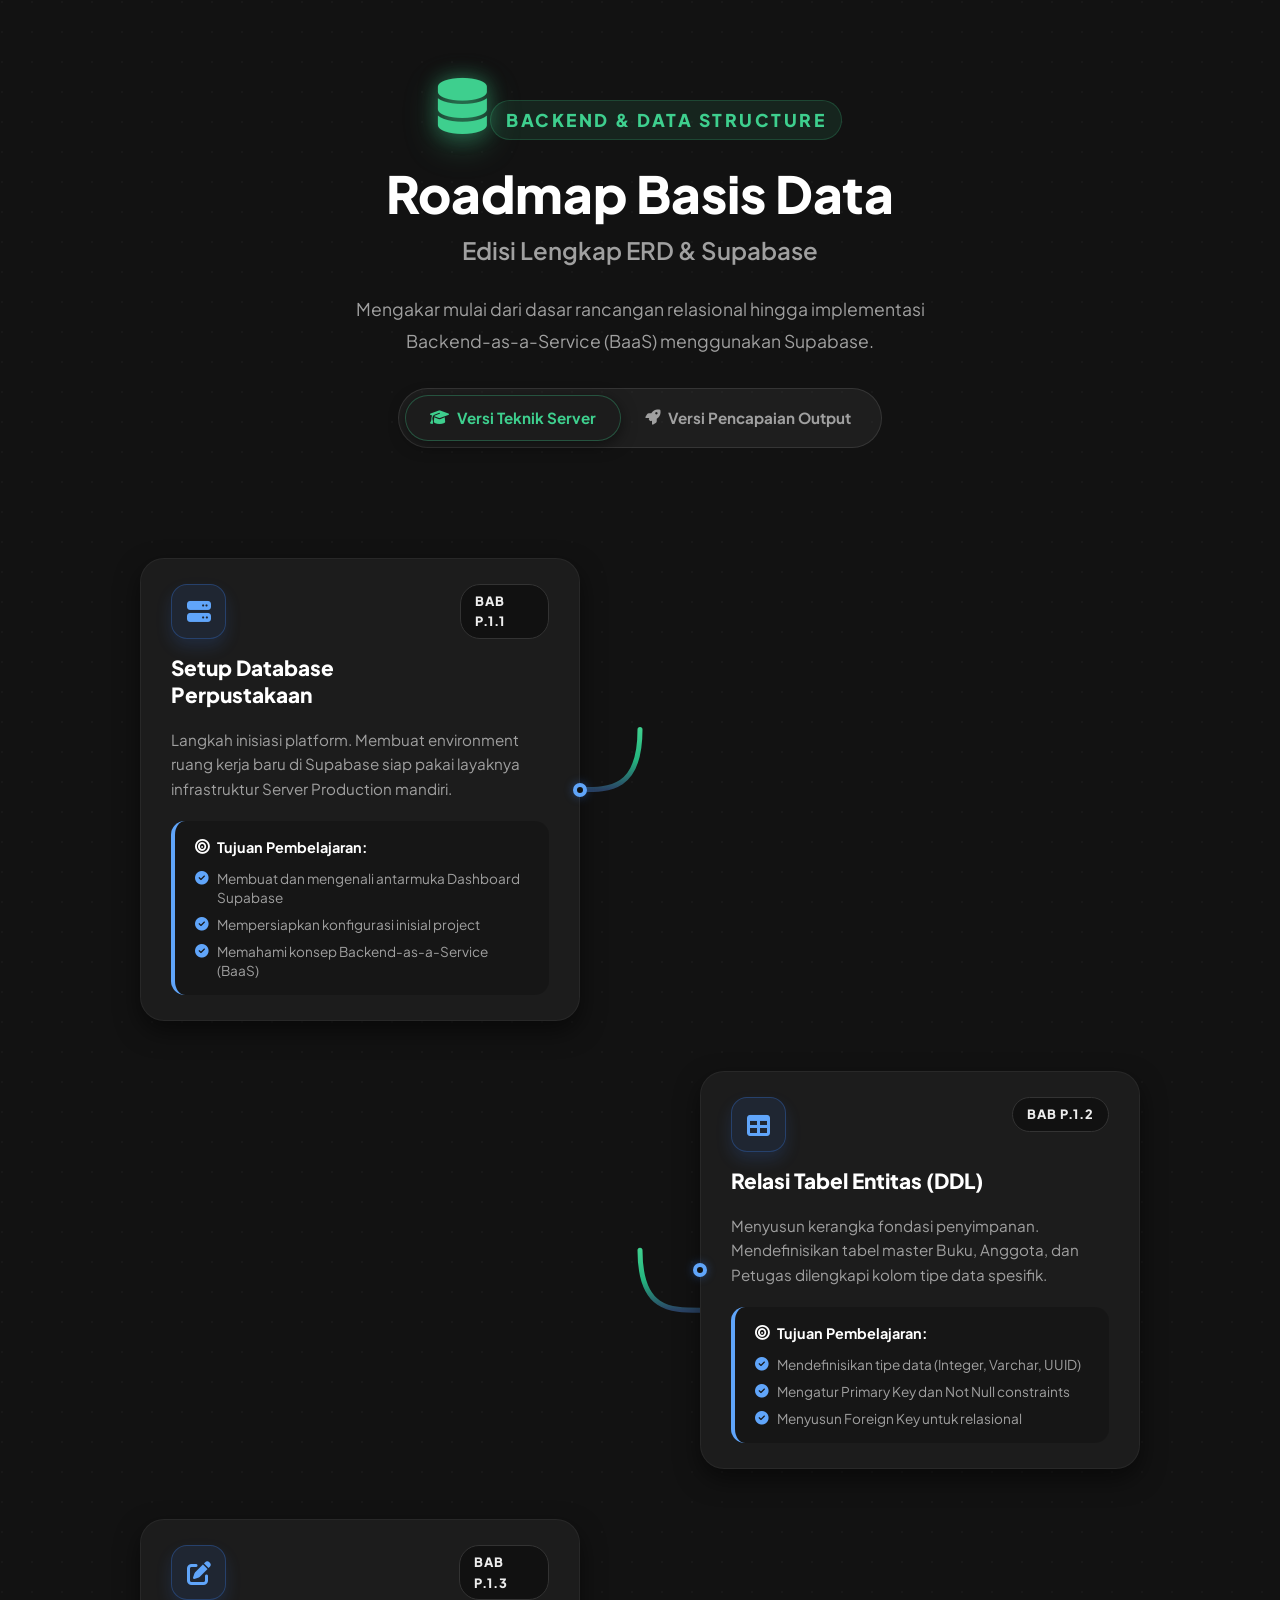
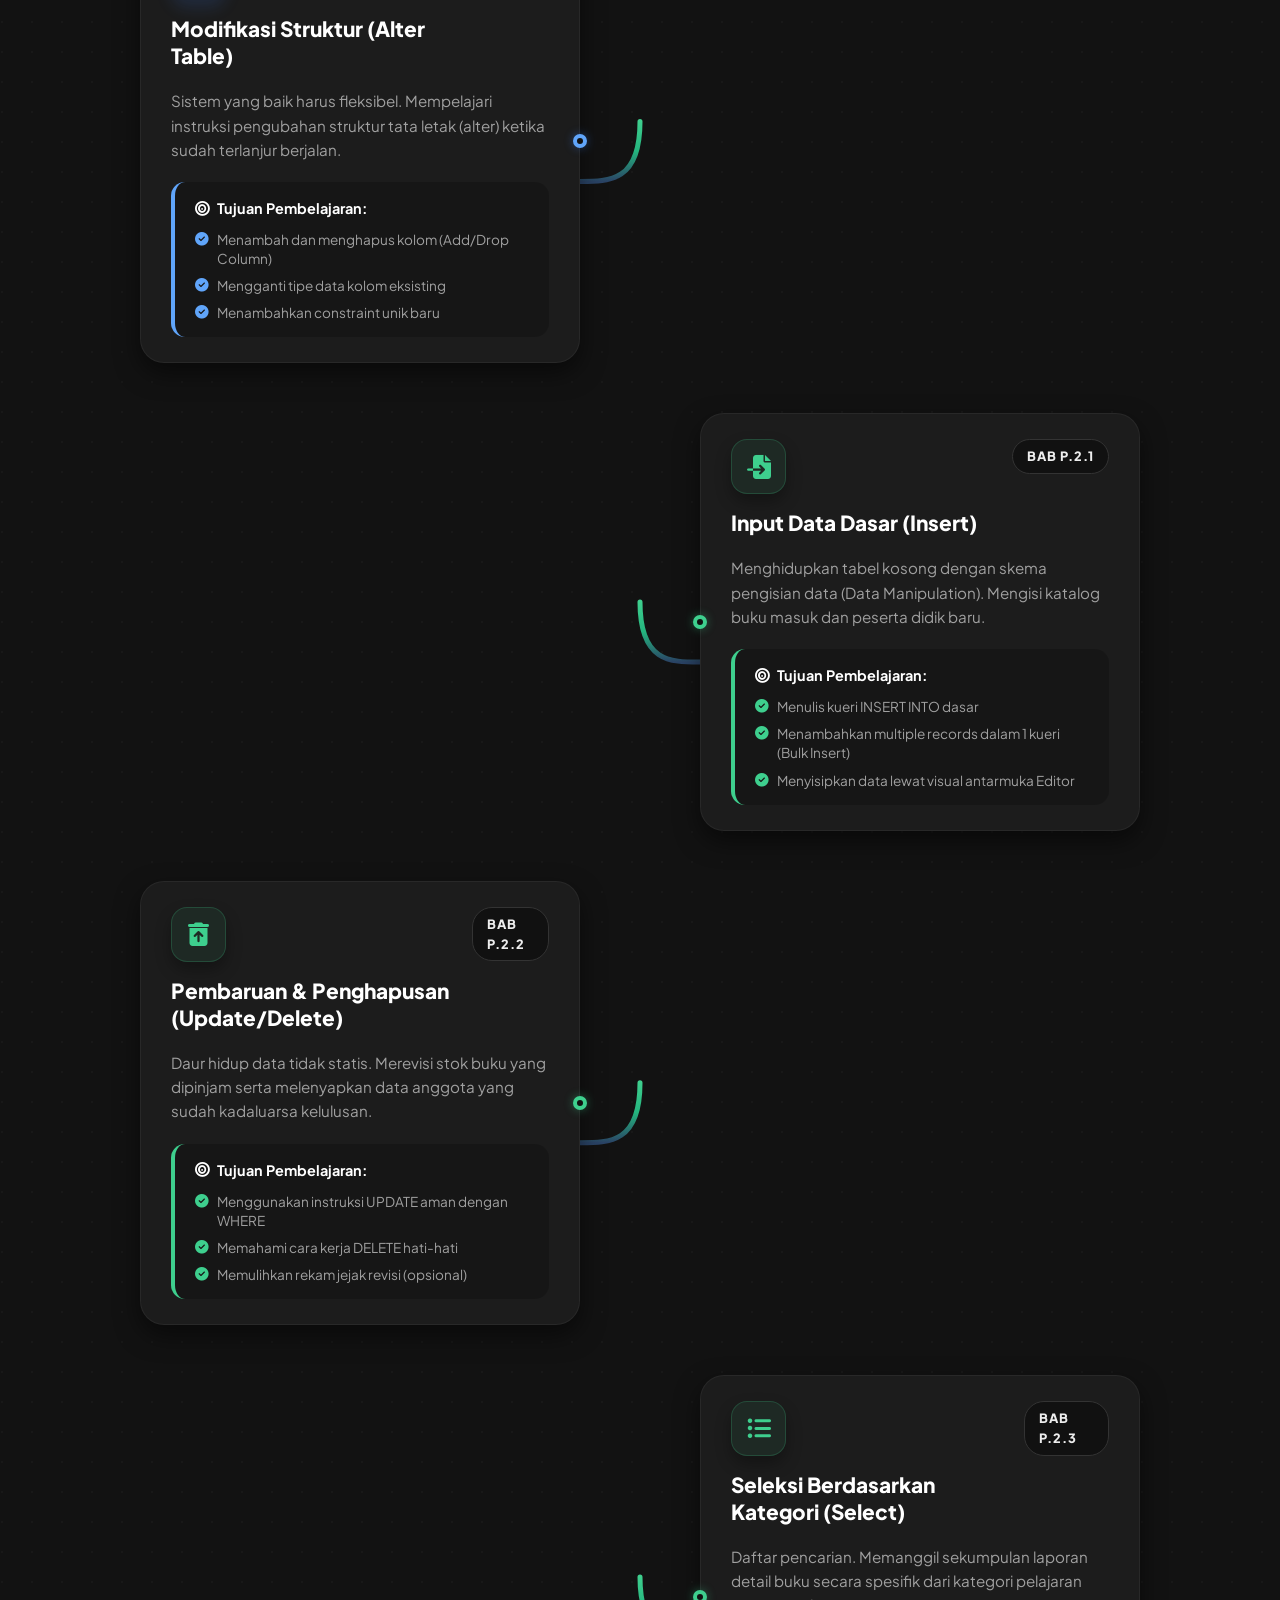
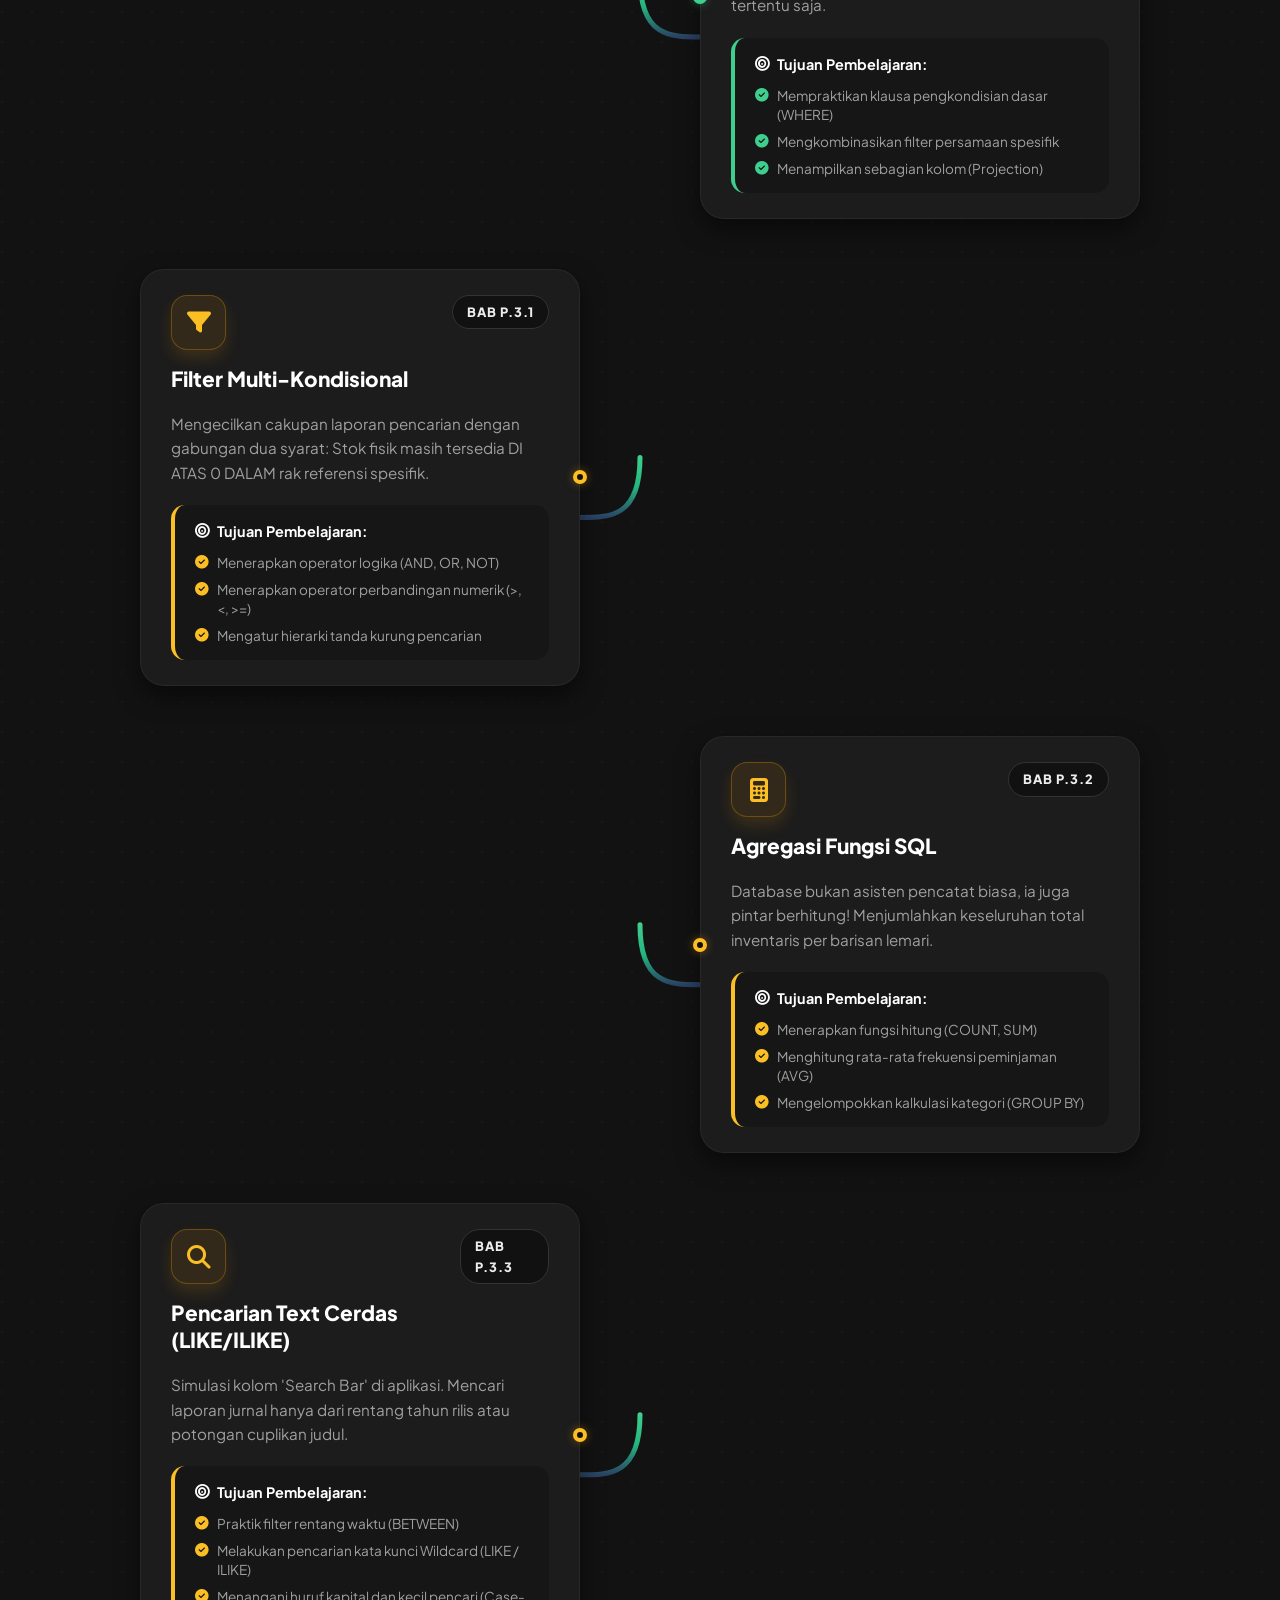
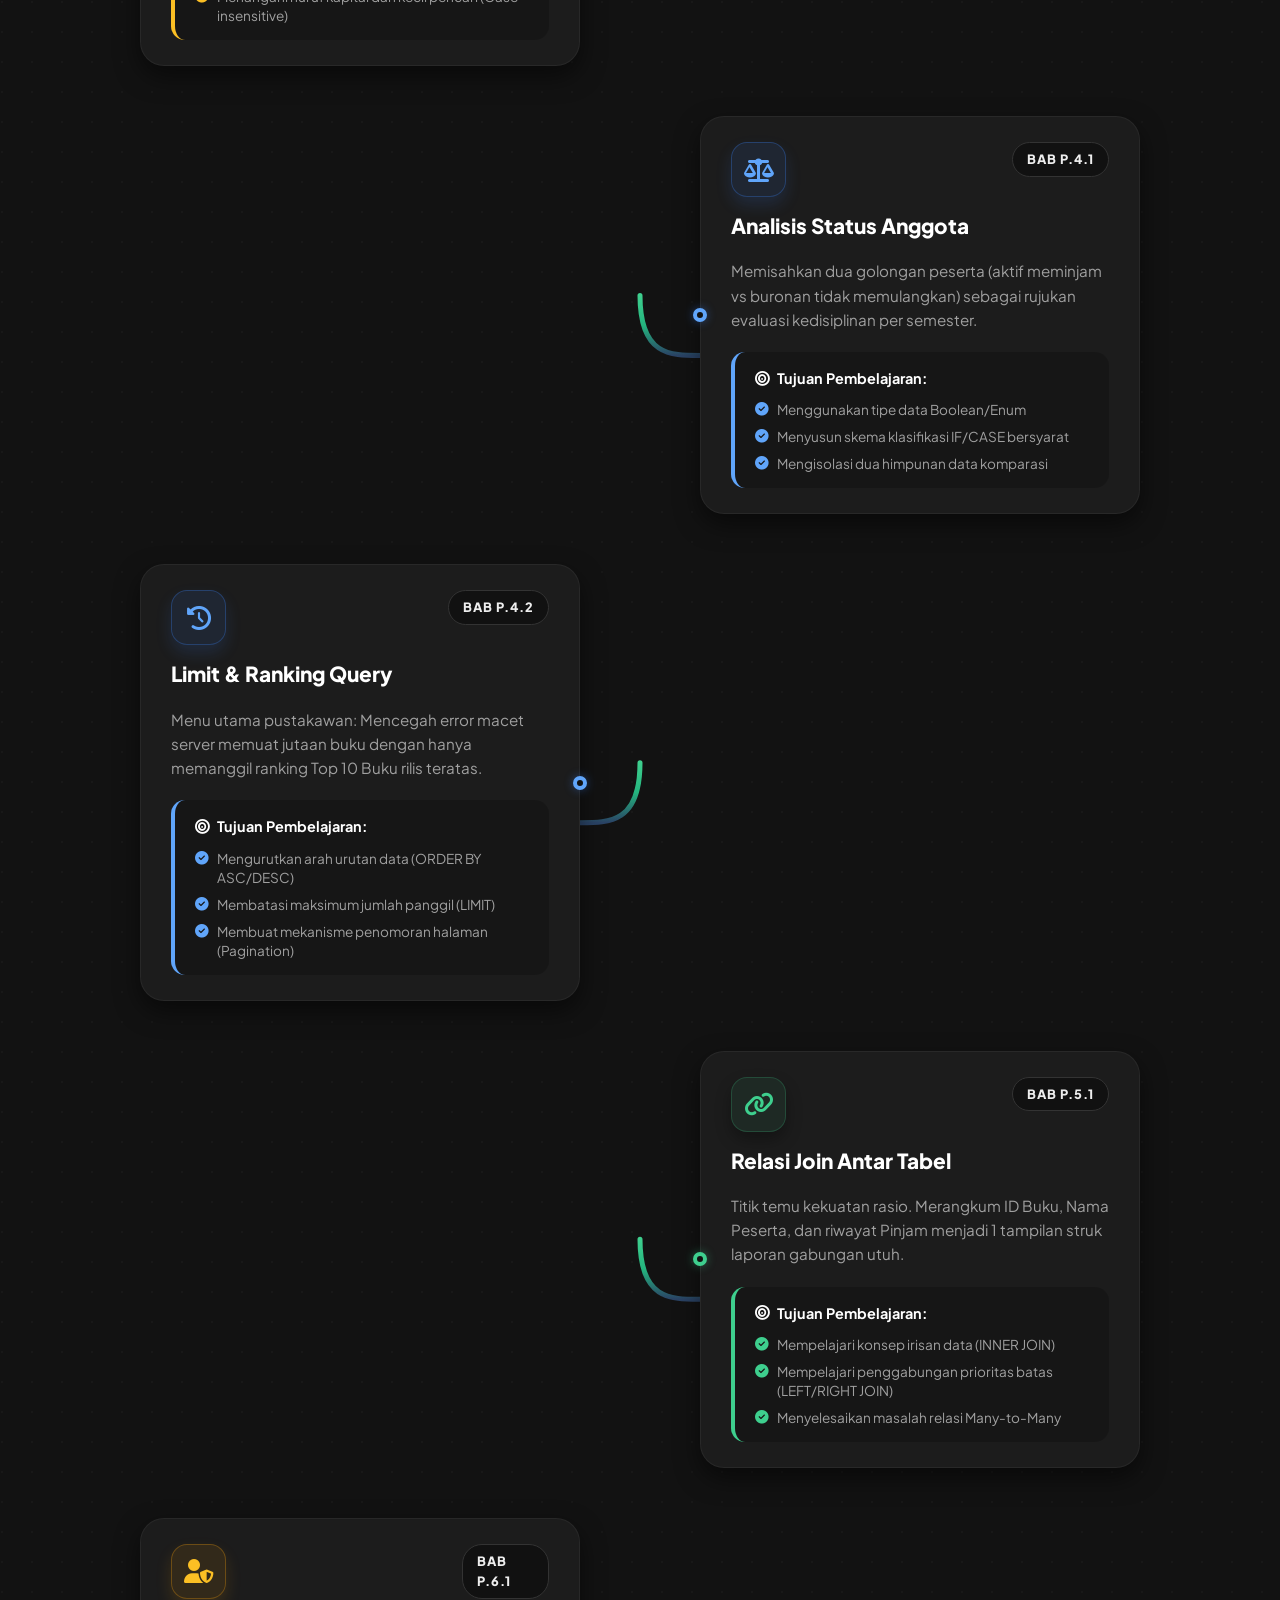
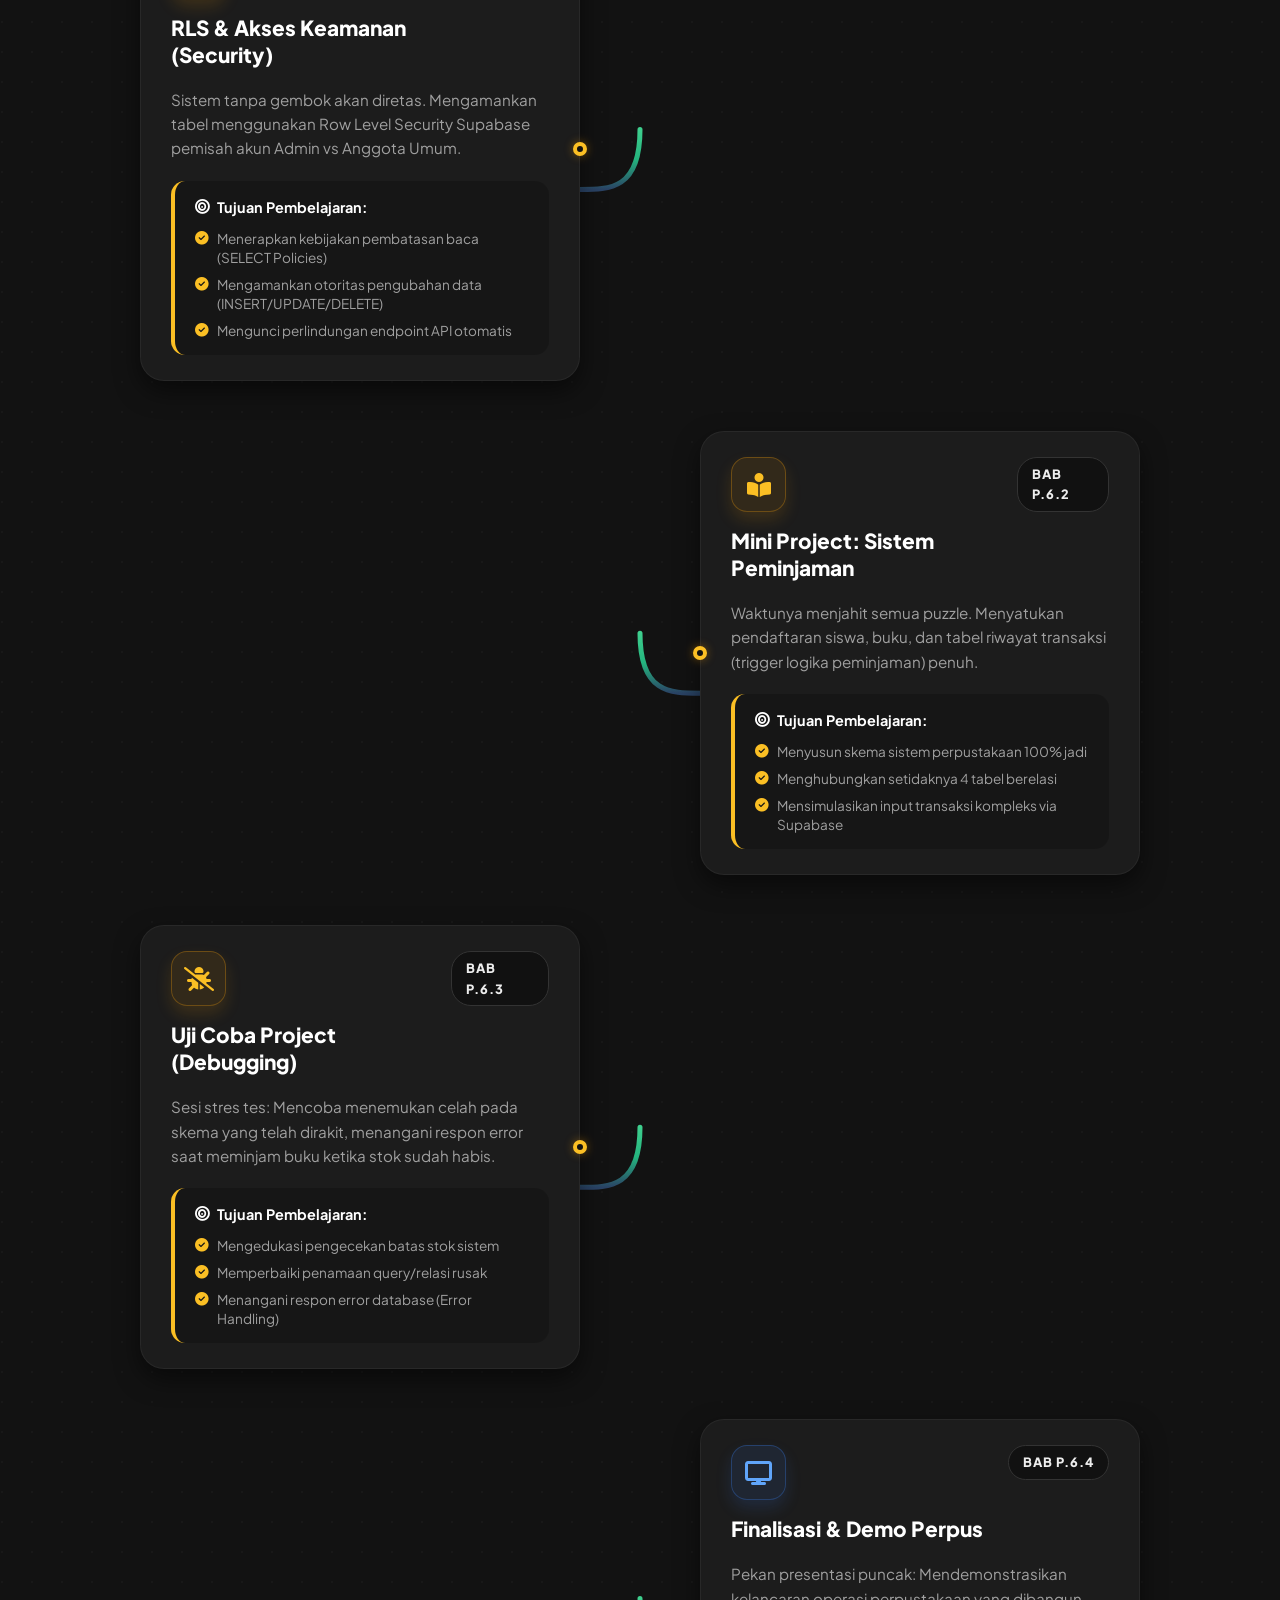
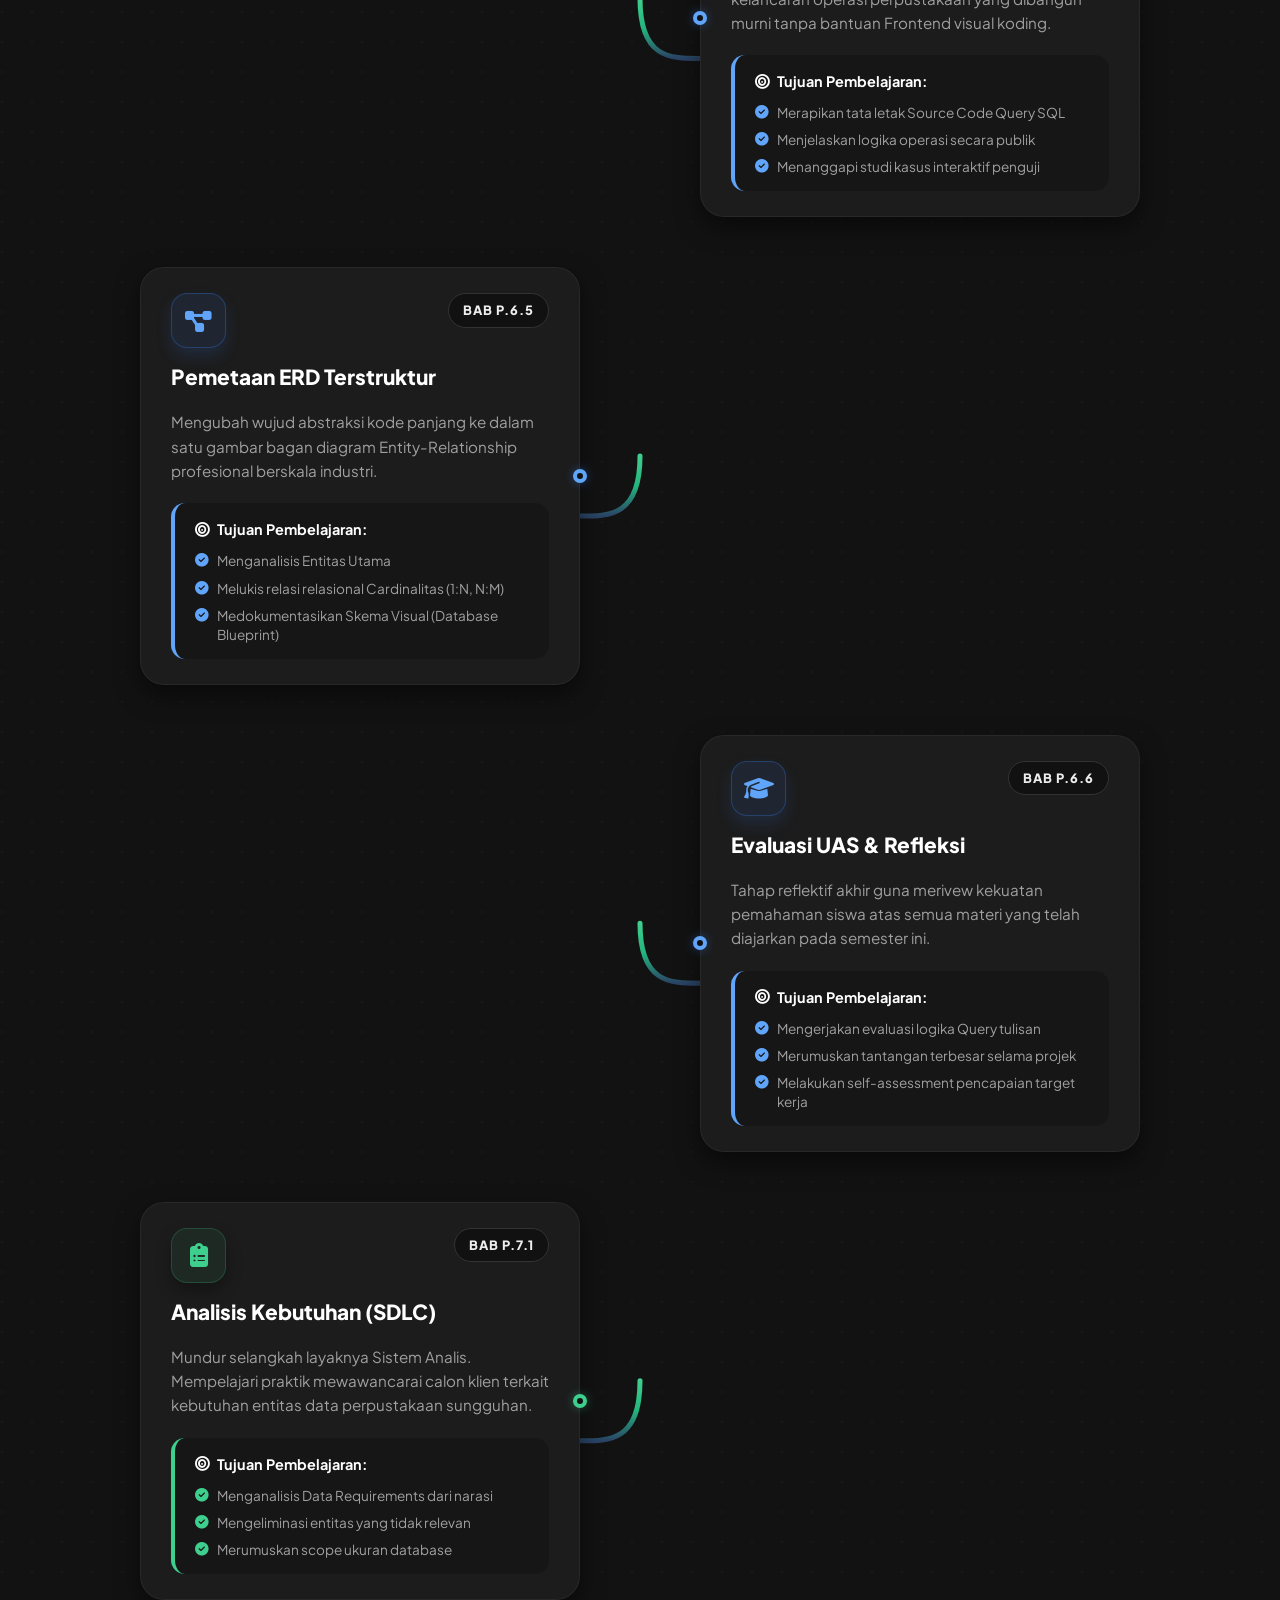
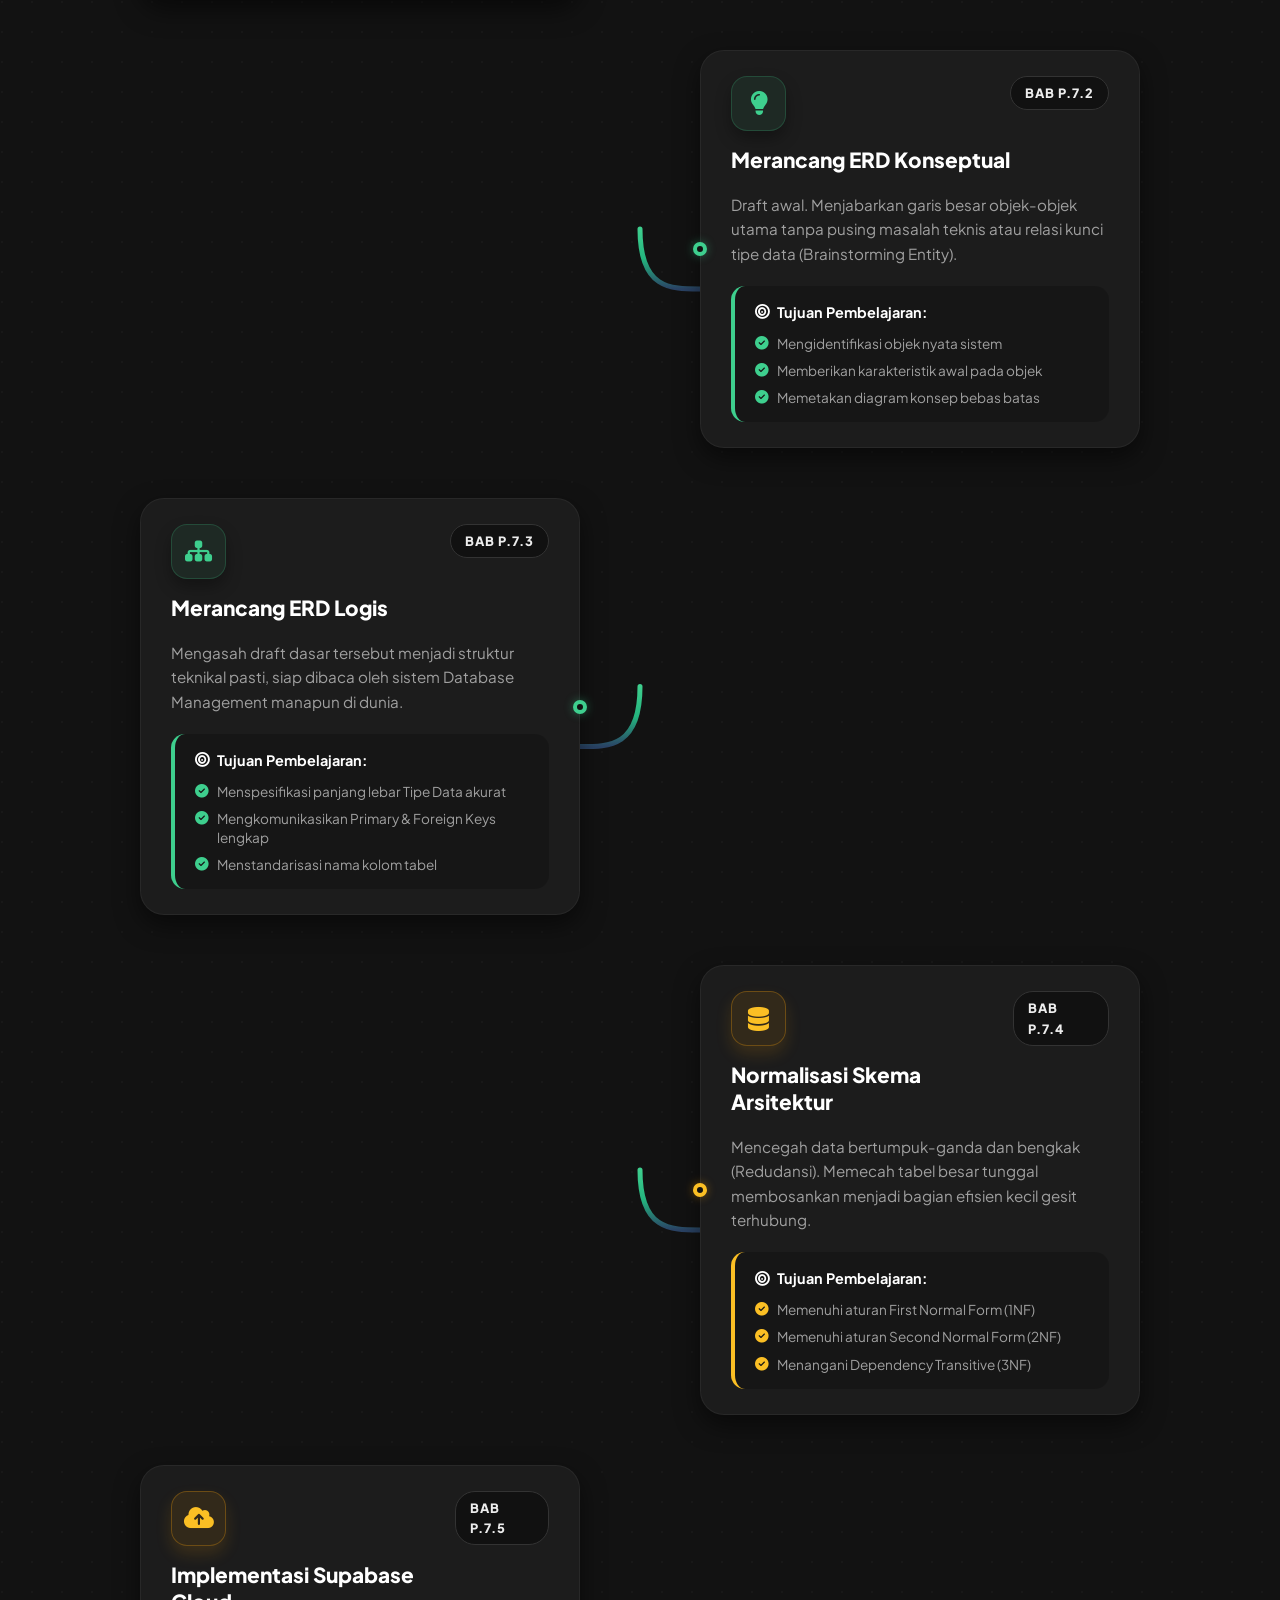
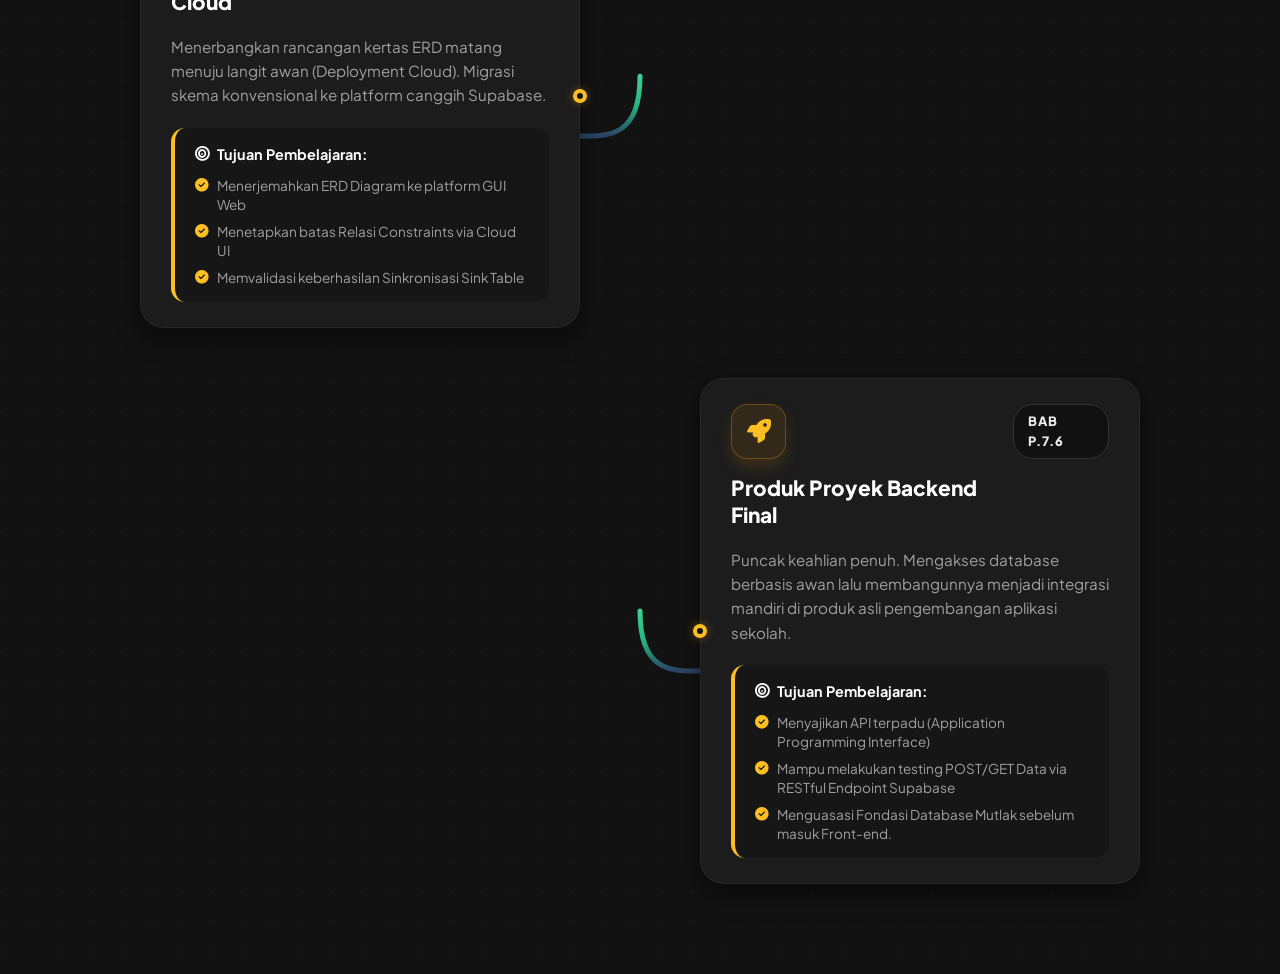
<file: index.html>
<!DOCTYPE html>
<html lang="id">

<head>
    <meta charset="UTF-8">
    <meta name="viewport" content="width=device-width, initial-scale=1.0">
    <title>Roadmap Database (SupaBase)</title>
    <link rel="stylesheet" href="style.css">
    <link href="https://fonts.googleapis.com/css2?family=Plus+Jakarta+Sans:wght@300;400;600;800&display=swap"
        rel="stylesheet">
    <link rel="stylesheet" href="https://cdnjs.cloudflare.com/ajax/libs/font-awesome/6.4.0/css/all.min.css">
    <style>
        .toggle-version {
            margin-top: 30px;
            display: inline-flex;
            background: rgba(255, 255, 255, 0.05);
            padding: 6px;
            border-radius: 30px;
            border: 1px solid rgba(255, 255, 255, 0.1);
        }

        .toggle-btn {
            padding: 10px 24px;
            border-radius: 25px;
            text-decoration: none;
            font-weight: 700;
            font-size: 0.95rem;
            color: var(--text-secondary);
            transition: all 0.3s ease;
            display: inline-flex;
            align-items: center;
            gap: 8px;
        }

        .toggle-btn.active {
            background: var(--supa-bg-card);
            color: var(--supa-green);
            box-shadow: 0 4px 15px rgba(0, 0, 0, 0.5);
            border: 1px solid rgba(62, 207, 142, 0.3);
        }

        .toggle-btn:hover:not(.active) {
            color: white;
        }
    </style>
</head>

<body>
    <div class="page-wrapper">
        <header class="roadmap-header">
            <div class="header-icon"><i class="fas fa-database supabase-glow"></i></div>
            <h3 class="vision-text">Backend & Data Structure</h3>
            <h1 class="title">Roadmap Basis Data</h1>
            <h2 class="subtitle">Edisi Lengkap ERD & Supabase</h2>
            <p class="header-desc">Mengakar mulai dari dasar rancangan relasional hingga implementasi
                Backend-as-a-Service (BaaS) menggunakan Supabase.</p>

            <div class="toggle-version">
                <a href="index.html" class="toggle-btn active"><i class="fa-solid fa-graduation-cap"></i> Versi Teknik
                    Server</a>
                <a href="index_v2.html" class="toggle-btn"><i class="fa-solid fa-rocket"></i> Versi Pencapaian
                    Output</a>
            </div>
        </header>

        <section class="roadmap-section">
            <div class="roadmap-wrapper">
                <svg class="root-svg" id="timeline-svg">
                    <defs>
                        <linearGradient id="root-grad" x1="0%" y1="0%" x2="0%" y2="100%">
                            <stop offset="0%" stop-color="#3ECF8E" />
                            <stop offset="50%" stop-color="#24b47e" />
                            <stop offset="100%" stop-color="#1E3A8A" />
                        </linearGradient>
                    </defs>
                </svg>
                <div id="timeline-container">
                    <!-- Konten div digenerate dari script.js -->
                </div>
            </div>
        </section>
    </div>
    <script src="script.js"></script>
</body>

</html>
</file>
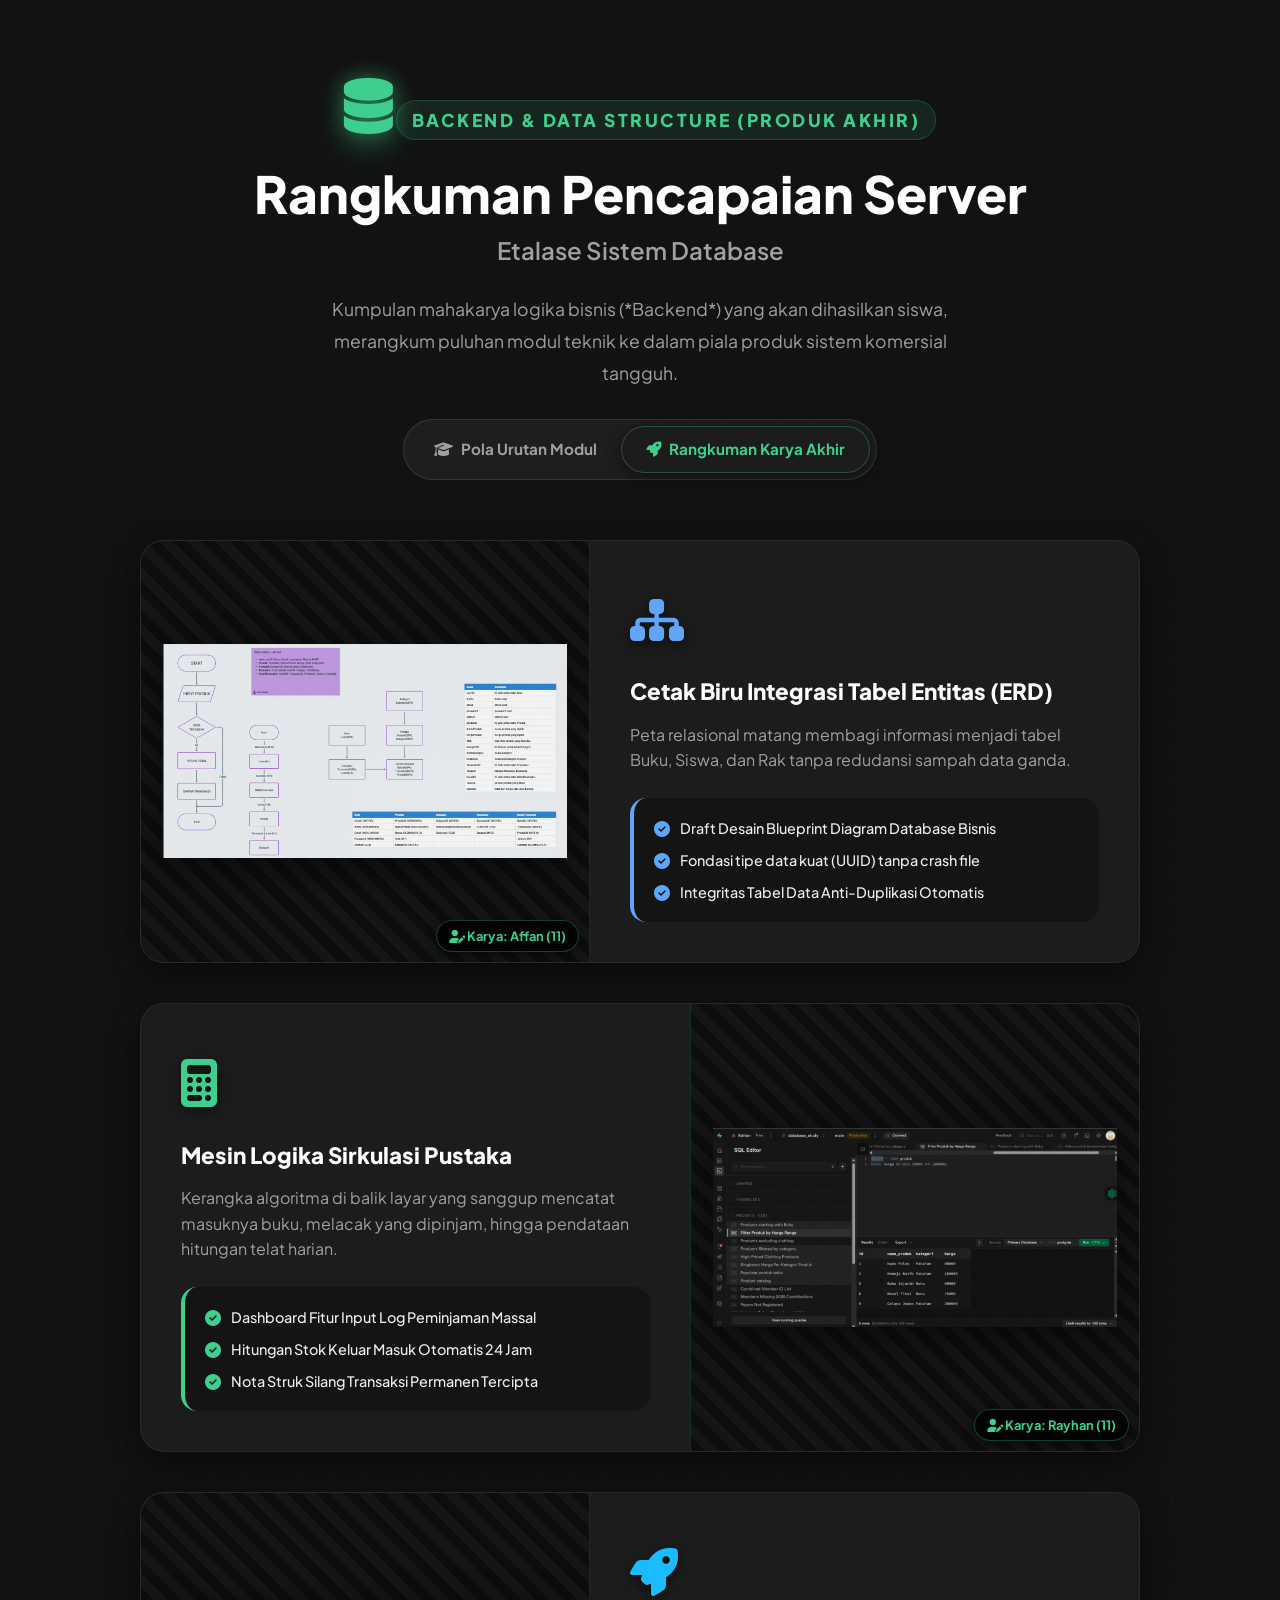
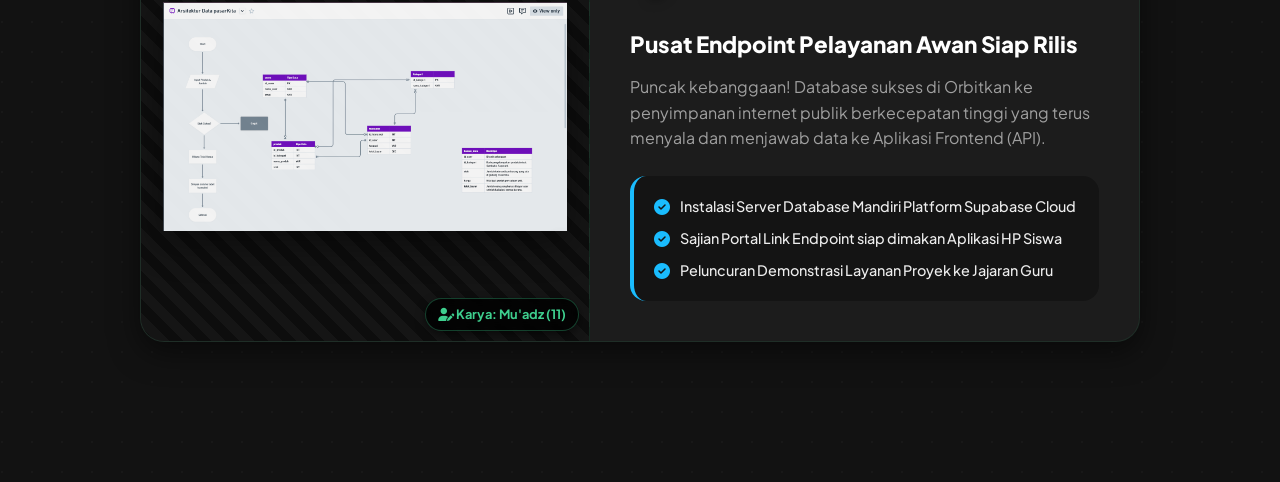
<file: index_v2.html>
<!DOCTYPE html>
<html lang="id">

<head>
    <meta charset="UTF-8">
    <meta name="viewport" content="width=device-width, initial-scale=1.0">
    <title>Pencapaian Produk Basis Data (SupaBase) - V2</title>
    <link rel="stylesheet" href="style.css">
    <link href="https://fonts.googleapis.com/css2?family=Plus+Jakarta+Sans:wght@300;400;600;800&display=swap"
        rel="stylesheet">
    <link rel="stylesheet" href="https://cdnjs.cloudflare.com/ajax/libs/font-awesome/6.4.0/css/all.min.css">
    <style>
        .toggle-version {
            margin-top: 30px;
            display: inline-flex;
            background: rgba(255, 255, 255, 0.05);
            padding: 6px;
            border-radius: 30px;
            border: 1px solid rgba(255, 255, 255, 0.1);
        }

        .toggle-btn {
            padding: 10px 24px;
            border-radius: 25px;
            text-decoration: none;
            font-weight: 700;
            font-size: 0.95rem;
            color: var(--text-secondary);
            transition: all 0.3s ease;
            display: inline-flex;
            align-items: center;
            gap: 8px;
        }

        .toggle-btn.active {
            background: var(--supa-bg-card);
            color: var(--supa-green);
            box-shadow: 0 4px 15px rgba(0, 0, 0, 0.5);
            border: 1px solid rgba(62, 207, 142, 0.3);
        }

        .toggle-btn:hover:not(.active) {
            color: white;
        }

        /* Model Grid Estetik Gelap untuk Versi 2 Supabase */
        .achievement-section {
            width: 100%;
            padding: 20px 0 80px 0;
        }

        .achievement-grid {
            display: flex;
            flex-direction: column;
            gap: 40px;
            max-width: 1000px;
            margin: 0 auto;
        }

        .achievement-card {
            background: var(--supa-bg-card);
            backdrop-filter: blur(10px);
            border-radius: 24px;
            padding: 0;
            text-align: left;
            border: 1px solid rgba(62, 207, 142, 0.1);
            box-shadow: 0 10px 30px rgba(0, 0, 0, 0.5);
            transition: transform 0.4s ease, border-color 0.4s ease, box-shadow 0.4s ease;
            position: relative;
            overflow: hidden;
            opacity: 0;
            transform: translateY(30px);
            animation: fadeInUp 0.8s forwards;
            display: flex;
            align-items: stretch;
        }

        .achievement-card.image-right {
            flex-direction: row-reverse;
        }

        .achievement-card:hover {
            transform: translateY(-10px);
            border-color: rgba(62, 207, 142, 0.5);
            box-shadow: 0 20px 40px rgba(0, 0, 0, 0.8), 0 0 25px rgba(62, 207, 142, 0.1);
        }

        .achievement-icon {
            font-size: 3rem;
            color: var(--supa-green);
            margin-bottom: 20px;
            display: inline-block;
            filter: drop-shadow(0 8px 10px rgba(62, 207, 142, 0.3));
        }

        .achievement-title {
            font-size: 1.4rem;
            font-weight: 800;
            color: #FFF;
            margin-bottom: 15px;
            line-height: 1.3;
        }

        .achievement-desc {
            font-size: 1rem;
            color: var(--text-secondary);
            margin-bottom: 25px;
            line-height: 1.6;
        }

        .result-list {
            list-style: none;
            padding: 0;
            text-align: left;
            background: rgba(0, 0, 0, 0.3);
            border-radius: 16px;
            padding: 20px;
            border-left: 4px solid var(--supa-green);
        }

        .result-list li {
            font-size: 0.9rem;
            color: #ededed;
            margin-bottom: 12px;
            display: flex;
            align-items: flex-start;
            gap: 10px;
            line-height: 1.4;
            font-weight: 500;
        }

        .result-list li:last-child {
            margin-bottom: 0;
        }

        .result-list i {
            margin-top: 3px;
            color: var(--supa-green);
            font-size: 1rem;
        }

        .achievement-content {
            padding: 40px;
            flex: 1;
            display: flex;
            flex-direction: column;
            justify-content: center;
        }

        /* Gaya Khusus Area Gambar Project Supabase */
        .project-image-box {
            position: relative;
            width: 45%;
            min-width: 320px;
            background: repeating-linear-gradient(45deg, #0d0d0d, #0d0d0d 10px, #151515 10px, #151515 20px);
            overflow: hidden;
            display: flex;
            justify-content: center;
            align-items: center;
            border-right: 1px solid rgba(62, 207, 142, 0.15);
        }

        .achievement-card.image-right .project-image-box {
            border-right: none;
            border-left: 1px solid rgba(62, 207, 142, 0.15);
        }

        .project-image {
            width: 90%;
            height: 90%;
            object-fit: contain;
            transition: transform 0.5s ease;
            filter: drop-shadow(0 10px 20px rgba(0, 0, 0, 0.5));
            border-radius: 8px;
            opacity: 0.95;
        }

        .achievement-card:hover .project-image {
            transform: scale(1.05) translateY(-5px);
            opacity: 1;
        }

        .project-author {
            position: absolute;
            bottom: 10px;
            right: 10px;
            background: rgba(0, 0, 0, 0.8);
            backdrop-filter: blur(5px);
            padding: 5px 12px;
            border-radius: 20px;
            font-size: 0.8rem;
            font-weight: 700;
            color: var(--supa-green);
            box-shadow: 0 4px 10px rgba(0, 0, 0, 0.5);
            border: 1px solid rgba(62, 207, 142, 0.3);
            z-index: 10;
        }

        @keyframes fadeInUp {
            to {
                opacity: 1;
                transform: translateY(0);
            }
        }

        @media (max-width: 850px) {

            .achievement-card,
            .achievement-card.image-right {
                flex-direction: column;
            }

            .project-image-box {
                width: 100%;
                min-width: 100%;
                height: 250px;
                border-right: none !important;
                border-left: none !important;
                border-bottom: 1px solid rgba(62, 207, 142, 0.15);
            }

            .achievement-content {
                padding: 30px 20px;
            }
        }
    </style>
</head>

<body>
    <div class="page-wrapper">
        <header class="roadmap-header" style="margin-bottom: 40px;">
            <div class="header-icon"><i class="fas fa-database supabase-glow"></i></div>
            <h3 class="vision-text">Backend & Data Structure (Produk Akhir)</h3>
            <h1 class="title">Rangkuman Pencapaian Server</h1>
            <h2 class="subtitle">Etalase Sistem Database</h2>
            <p class="header-desc">Kumpulan mahakarya logika bisnis (*Backend*) yang akan dihasilkan siswa, merangkum
                puluhan modul teknik ke dalam piala produk sistem komersial tangguh.</p>

            <div class="toggle-version">
                <a href="index.html" class="toggle-btn"><i class="fa-solid fa-graduation-cap"></i> Pola Urutan Modul</a>
                <a href="index_v2.html" class="toggle-btn active"><i class="fa-solid fa-rocket"></i> Rangkuman Karya
                    Akhir</a>
            </div>
        </header>

        <section class="achievement-section">
            <div class="achievement-grid" id="grid-container">
                <!-- Konten digenerate dari script_v2.js -->
            </div>
        </section>
    </div>
    <script src="script_v2.js"></script>
</body>

</html>
</file>
<file: style.css>
:root {
    --bg-main: #121212;
    --text-primary: #ededed;
    --text-secondary: #a0a0a0;
    --supa-green: #3ECF8E;
    --supa-dark: #24b47e;
    --supa-blue: #2A4365;
    --supa-bg-card: #1c1c1c;
}

* {
    margin: 0;
    padding: 0;
    box-sizing: border-box;
    font-family: 'Plus Jakarta Sans', sans-serif;
}

body {
    background: var(--bg-main) url('data:image/svg+xml;utf8,<svg width="30" height="30" xmlns="http://www.w3.org/2000/svg"><circle cx="2" cy="2" r="1" fill="rgba(255,255,255,0.03)"/></svg>');
    color: var(--text-primary);
    line-height: 1.6;
    overflow-x: hidden;
}

.page-wrapper {
    max-width: 1200px;
    margin: 0 auto;
    padding: 60px 40px;
}

/* Header Centered premium */
.roadmap-header {
    text-align: center;
    margin-bottom: 80px;
    max-width: 800px;
    margin-left: auto;
    margin-right: auto;
}

.header-icon {
    font-size: 3.5rem;
    margin-bottom: 15px;
    display: inline-block;
    filter: drop-shadow(0 10px 15px rgba(62, 207, 142, 0.3));
}

.supabase-glow {
    color: var(--supa-green);
    text-shadow: 0 0 20px rgba(62, 207, 142, 0.4);
}

.vision-text {
    color: var(--supa-green);
    font-size: 1.1rem;
    font-weight: 800;
    text-transform: uppercase;
    letter-spacing: 2.5px;
    margin-bottom: 10px;
    display: inline-block;
    padding: 5px 15px;
    background: rgba(62, 207, 142, 0.1);
    border-radius: 20px;
    border: 1px solid rgba(62, 207, 142, 0.2);
}

.title {
    color: #FFFFFF;
    font-size: 3.2rem;
    font-weight: 800;
    margin-bottom: 10px;
    line-height: 1.1;
}

.subtitle {
    color: var(--text-secondary);
    font-size: 1.5rem;
    font-weight: 600;
    margin-bottom: 25px;
}

.header-desc {
    color: var(--text-secondary);
    font-size: 1.1rem;
    max-width: 650px;
    margin: 0 auto;
    line-height: 1.8;
}


/* Wrapper SVG Terpusat */
.roadmap-section {
    width: 100%;
    display: flex;
    justify-content: center;
}

.roadmap-wrapper {
    position: relative;
    width: 100%;
    max-width: 1000px;
    padding: 30px 0;
}

.root-svg {
    position: absolute;
    top: 0;
    left: 0;
    width: 100%;
    height: 100%;
    z-index: 1;
    pointer-events: none;
}

/* Baris Grid Item */
#timeline-container {
    position: relative;
    z-index: 10;
    display: flex;
    flex-direction: column;
    gap: 50px;
}

.node-row {
    display: flex;
    width: 100%;
    opacity: 0;
    transform: translateY(40px);
    transition: opacity 0.8s ease, transform 0.8s cubic-bezier(0.3, 0.5, 0.2, 1);
}

.node-row.visible {
    opacity: 1;
    transform: translateY(0);
}

/* Susunan Desktop Berselang-seling */
.node-row.left {
    justify-content: flex-start;
    padding-right: 50%;
}

.node-row.right {
    justify-content: flex-end;
    padding-left: 50%;
}

/* Gaya Premium Card Material Dark */
.node-card {
    width: 100%;
    max-width: 440px;
    /* Lebar optimal desktop */
    background: var(--supa-bg-card);
    backdrop-filter: blur(10px);
    padding: 25px 30px;
    border-radius: 24px;
    box-shadow: 0 10px 25px rgba(0, 0, 0, 0.5);
    display: flex;
    flex-direction: column;
    gap: 15px;
    border: 1px solid rgba(255, 255, 255, 0.05);
    position: relative;
    transition: transform 0.4s ease, box-shadow 0.4s ease, border-color 0.4s ease;
    z-index: 2;
    /* Di atas garis SVG */
}

.node-row.left .node-card {
    margin-right: 40px;
}

.node-row.right .node-card {
    margin-left: 40px;
}

.node-card:hover {
    transform: translateY(-8px) scale(1.02);
    border-color: rgba(62, 207, 142, 0.4);
    box-shadow: 0 30px 60px rgba(0, 0, 0, 0.8);
}

/* Node Header & Icon */
.node-header {
    display: flex;
    justify-content: space-between;
    align-items: flex-start;
    margin-bottom: 5px;
}

.node-icon {
    width: 55px;
    height: 55px;
    background: rgba(62, 207, 142, 0.08);
    /* Transparent Green */
    border-radius: 16px;
    display: flex;
    justify-content: center;
    align-items: center;
    font-size: 1.5rem;
    color: var(--supa-green);
    border: 1px solid rgba(62, 207, 142, 0.2);
    box-shadow: 0 8px 16px rgba(0, 0, 0, 0.3);
    margin-bottom: 15px;
}

.node-badge {
    background: #111;
    color: #ededed;
    font-weight: 800;
    padding: 6px 14px;
    border-radius: 20px;
    font-size: 0.8rem;
    border: 1px solid #333;
    text-transform: uppercase;
    letter-spacing: 1px;
}

.node-title {
    font-size: 1.3rem;
    font-weight: 800;
    color: #FFF;
    line-height: 1.3;
}

/* Konten Teks */
.node-desc {
    font-size: 0.95rem;
    color: var(--text-secondary);
    line-height: 1.6;
    margin-bottom: 20px;
}

/* Box Tujuan Pembelajaran */
.tujuan-box {
    background: rgba(0, 0, 0, 0.2);
    border-radius: 14px;
    padding: 15px 20px;
    border-left: 4px solid var(--supa-green);
}

.tujuan-title {
    color: #FFF;
    font-size: 0.9rem;
    font-weight: 700;
    margin-bottom: 10px;
    display: flex;
    align-items: center;
    gap: 8px;
}

.tujuan-list {
    list-style: none;
    padding: 0;
    display: flex;
    flex-direction: column;
    gap: 8px;
}

.tujuan-list li {
    font-size: 0.85rem;
    color: #a0a0a0;
    display: flex;
    align-items: flex-start;
    line-height: 1.4;
}

.tujuan-list i {
    margin-top: 3px;
}

/* Dot penyambung ke garis akar */
.connector-dot {
    position: absolute;
    width: 14px;
    height: 14px;
    background: #111;
    border: 4px solid var(--supa-green);
    border-radius: 50%;
    z-index: 5;
    box-shadow: 0 0 10px rgba(62, 207, 142, 0.4);
}


/* Pewarnaan Dinamis Kategori Beben (Bab) */
.node-row[data-group="DL"] .node-icon {
    background: rgba(59, 130, 246, 0.1);
    color: #60A5FA;
    border-color: rgba(59, 130, 246, 0.3);
    box-shadow: 0 8px 16px rgba(59, 130, 246, 0.15);
}

.node-row[data-group="DL"] .connector-dot {
    border-color: #60A5FA;
    box-shadow: 0 0 10px rgba(59, 130, 246, 0.4);
}

.node-row[data-group="DL"] .tujuan-box {
    border-left-color: #60A5FA;
}

.node-row[data-group="RQ"] .node-icon {
    background: rgba(245, 158, 11, 0.1);
    color: #FBBF24;
    border-color: rgba(245, 158, 11, 0.3);
    box-shadow: 0 8px 16px rgba(245, 158, 11, 0.15);
}

.node-row[data-group="RQ"] .connector-dot {
    border-color: #FBBF24;
    box-shadow: 0 0 10px rgba(245, 158, 11, 0.4);
}

.node-row[data-group="RQ"] .tujuan-box {
    border-left-color: #FBBF24;
}


/* --- TAMPILAN MOBILE: Semua sejajar kiri dengan Garis SVG --- */
@media (max-width: 900px) {
    .page-wrapper {
        padding: 40px 15px;
    }

    .title {
        font-size: 2.2rem;
    }

    .subtitle {
        font-size: 1.2rem;
    }

    .header-desc {
        font-size: 0.95rem;
    }

    .roadmap-wrapper {
        padding: 20px 0;
        display: flex;
        flex-direction: column;
        align-items: flex-start;
    }

    .node-row.left,
    .node-row.right {
        justify-content: flex-start;
        padding-left: 60px;
        padding-right: 0;
        width: 100%;
    }

    .node-row.left .node-card,
    .node-row.right .node-card {
        margin: 0;
        max-width: 100%;
        width: 100%;
    }

    .node-card {
        padding: 20px 15px;
    }

    #timeline-container {
        gap: 30px;
        width: 100%;
    }
}
</file>
